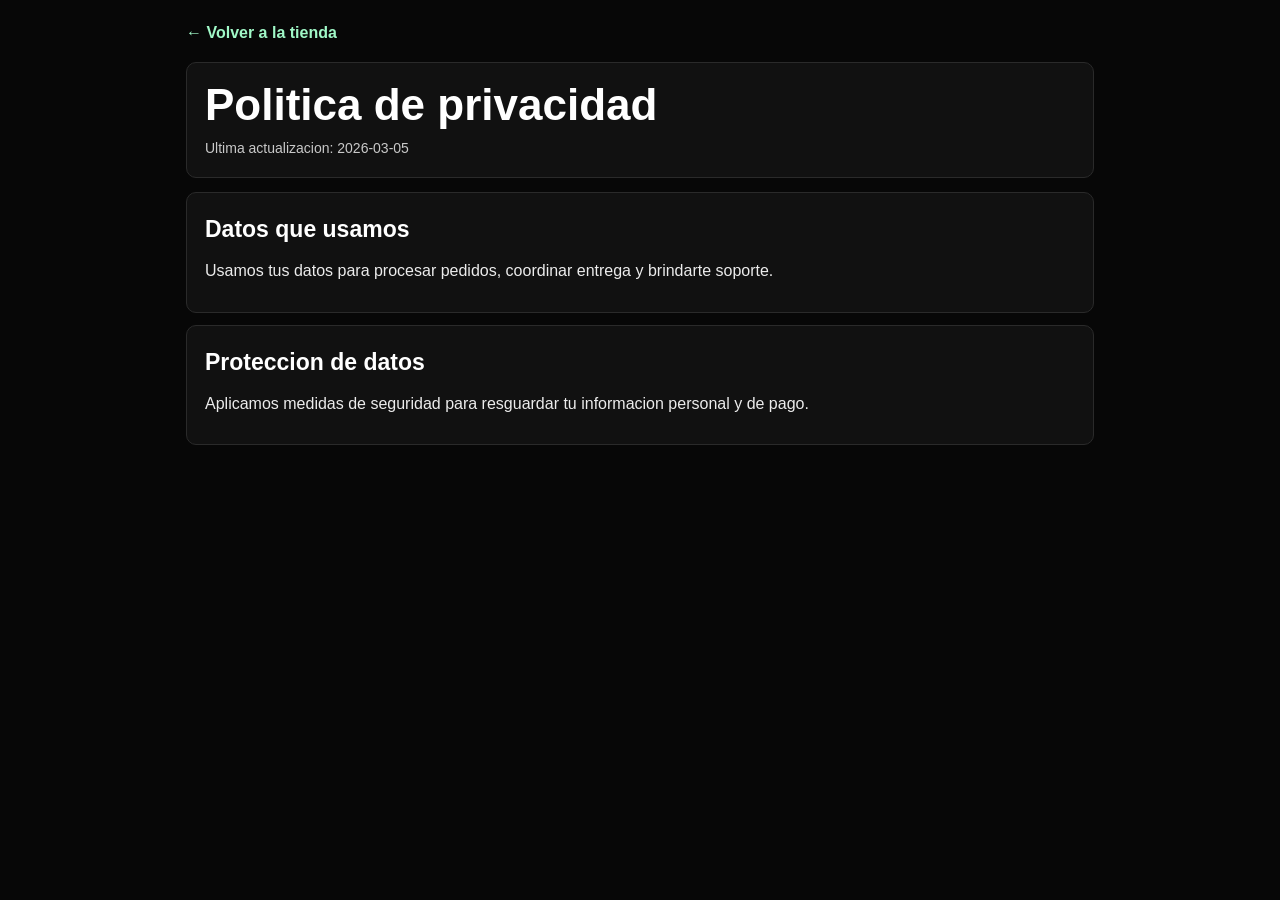
<file: privacidad.html>
<!doctype html>
<html lang="es">
<head>
  <meta charset="utf-8" />
  <meta name="viewport" content="width=device-width, initial-scale=1" />
  <title>Politica de privacidad | NovaRelief</title>
  <meta name="description" content="Politica de privacidad de NovaRelief" />
  <meta name="robots" content="index, follow" />
  <link rel="canonical" href="https://novarelief.store/smart-neck-massager/privacidad.html" />
  <style>
    :root { --bg:#070707; --surface:#111; --line:#2a2a2a; --text:#fff; --muted:#c9c9c9; --max:940px; }
    * { box-sizing: border-box; }
    body { margin:0; font-family: "Figtree","Segoe UI",Arial,sans-serif; background:var(--bg); color:var(--text); line-height:1.6; }
    .wrap { width:min(100%,var(--max)); margin:0 auto; padding:20px 16px 48px; }
    .back { display:inline-block; margin-bottom:16px; color:#a0f8c7; font-weight:700; text-decoration:none; }
    .head { border:1px solid var(--line); background:var(--surface); border-radius:10px; padding:18px; margin-bottom:14px; }
    h1 { margin:0 0 8px; font-size: clamp(28px, 5vw, 44px); line-height:1.1; }
    .updated { margin:0; color:var(--muted); font-size:14px; }
    .legal-section { border:1px solid var(--line); background:var(--surface); border-radius:10px; padding:18px; margin-top:12px; }
    h2 { margin:0 0 10px; font-size:23px; }
    p { margin:0 0 10px; color:#ececec; }
    ul { margin:0; padding-left:20px; color:#ececec; display:grid; gap:8px; }
  </style>
</head>
<body>
  <main class="wrap">
    <a class="back" href="./index.html">← Volver a la tienda</a>
    <header class="head">
      <h1>Politica de privacidad</h1>
      <p class="updated">Ultima actualizacion: 2026-03-05</p>
    </header>
    <section class="legal-section"><h2>Datos que usamos</h2><p>Usamos tus datos para procesar pedidos, coordinar entrega y brindarte soporte.</p></section><section class="legal-section"><h2>Proteccion de datos</h2><p>Aplicamos medidas de seguridad para resguardar tu informacion personal y de pago.</p></section>
  </main>
</body>
</html>
</file>
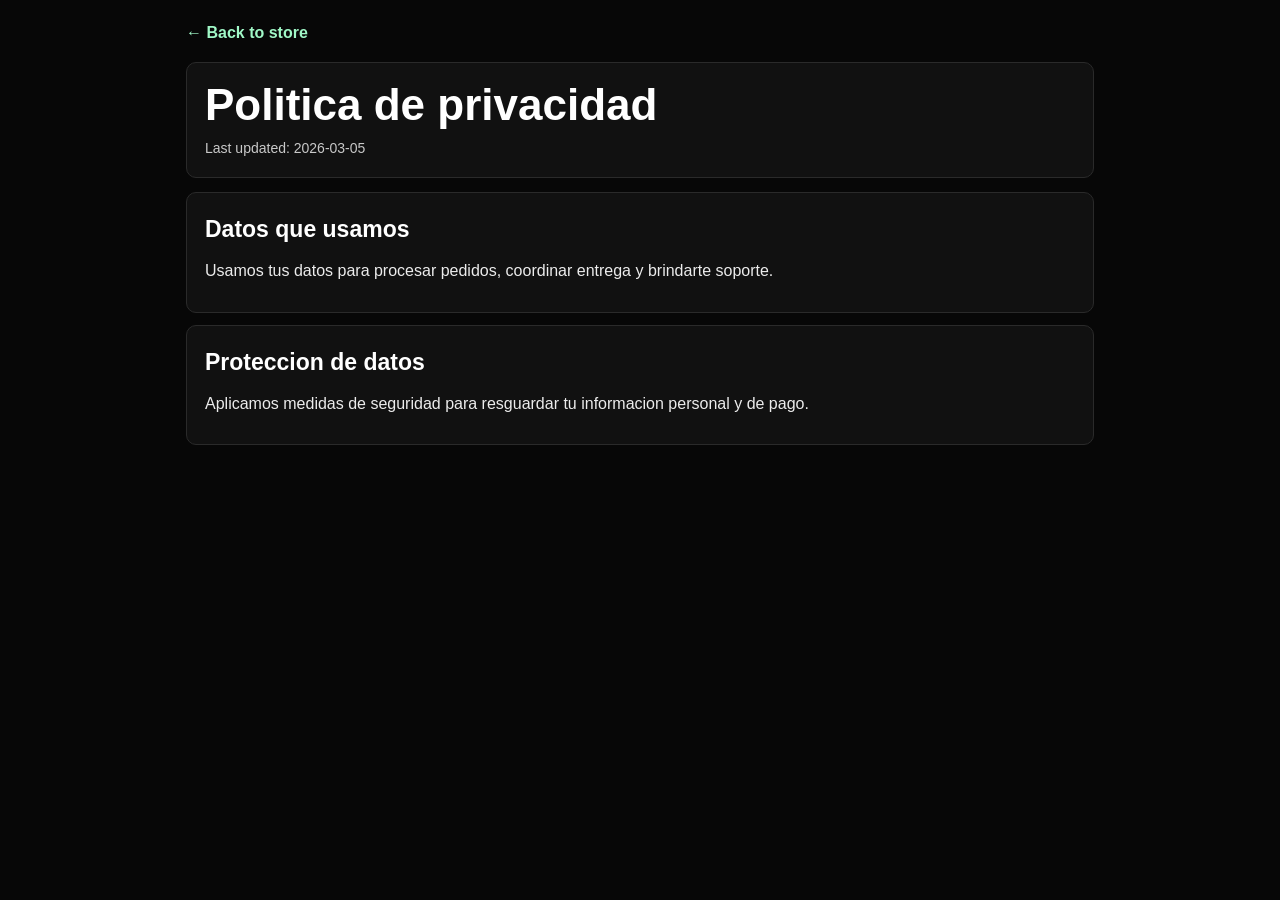
<file: privacy.html>
<!doctype html>
<html lang="en">
<head>
  <meta charset="utf-8" />
  <meta name="viewport" content="width=device-width, initial-scale=1" />
  <title>Politica de privacidad | NovaRelief</title>
  <meta name="description" content="Politica de privacidad of NovaRelief" />
  <meta name="robots" content="index, follow" />
  <link rel="canonical" href="https://novarelief.store/smart-neck-massager/privacy.html" />
  <style>
    :root { --bg:#070707; --surface:#111; --line:#2a2a2a; --text:#fff; --muted:#c9c9c9; --max:940px; }
    * { box-sizing: border-box; }
    body { margin:0; font-family: "Figtree","Segoe UI",Arial,sans-serif; background:var(--bg); color:var(--text); line-height:1.6; }
    .wrap { width:min(100%,var(--max)); margin:0 auto; padding:20px 16px 48px; }
    .back { display:inline-block; margin-bottom:16px; color:#a0f8c7; font-weight:700; text-decoration:none; }
    .head { border:1px solid var(--line); background:var(--surface); border-radius:10px; padding:18px; margin-bottom:14px; }
    h1 { margin:0 0 8px; font-size: clamp(28px, 5vw, 44px); line-height:1.1; }
    .updated { margin:0; color:var(--muted); font-size:14px; }
    .legal-section { border:1px solid var(--line); background:var(--surface); border-radius:10px; padding:18px; margin-top:12px; }
    h2 { margin:0 0 10px; font-size:23px; }
    p { margin:0 0 10px; color:#ececec; }
    ul { margin:0; padding-left:20px; color:#ececec; display:grid; gap:8px; }
  </style>
</head>
<body>
  <main class="wrap">
    <a class="back" href="./index-en.html">← Back to store</a>
    <header class="head">
      <h1>Politica de privacidad</h1>
      <p class="updated">Last updated: 2026-03-05</p>
    </header>
    <section class="legal-section"><h2>Datos que usamos</h2><p>Usamos tus datos para procesar pedidos, coordinar entrega y brindarte soporte.</p></section><section class="legal-section"><h2>Proteccion de datos</h2><p>Aplicamos medidas de seguridad para resguardar tu informacion personal y de pago.</p></section>
  </main>
</body>
</html>
</file>
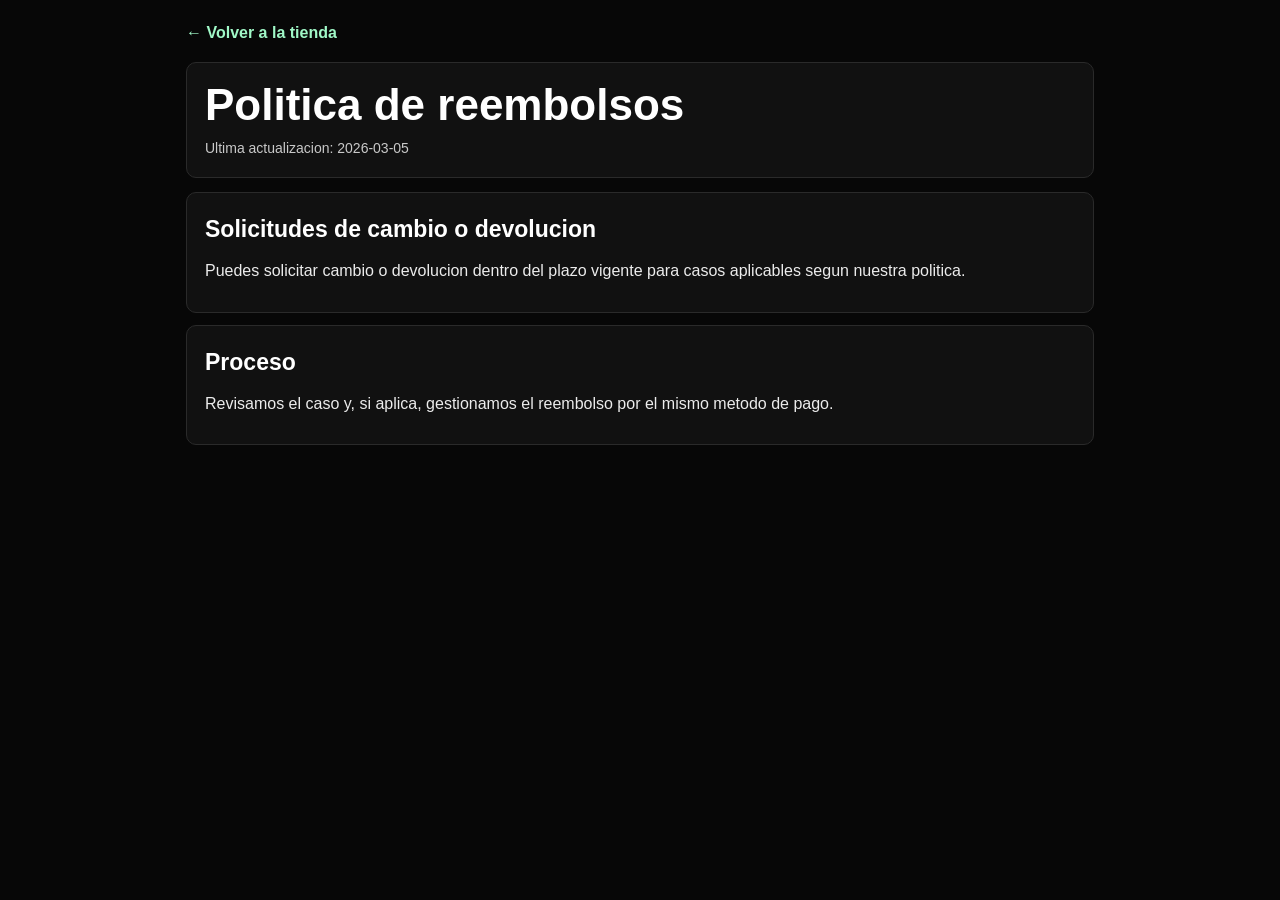
<file: reembolsos.html>
<!doctype html>
<html lang="es">
<head>
  <meta charset="utf-8" />
  <meta name="viewport" content="width=device-width, initial-scale=1" />
  <title>Politica de reembolsos | NovaRelief</title>
  <meta name="description" content="Politica de reembolsos de NovaRelief" />
  <meta name="robots" content="index, follow" />
  <link rel="canonical" href="https://novarelief.store/smart-neck-massager/reembolsos.html" />
  <style>
    :root { --bg:#070707; --surface:#111; --line:#2a2a2a; --text:#fff; --muted:#c9c9c9; --max:940px; }
    * { box-sizing: border-box; }
    body { margin:0; font-family: "Figtree","Segoe UI",Arial,sans-serif; background:var(--bg); color:var(--text); line-height:1.6; }
    .wrap { width:min(100%,var(--max)); margin:0 auto; padding:20px 16px 48px; }
    .back { display:inline-block; margin-bottom:16px; color:#a0f8c7; font-weight:700; text-decoration:none; }
    .head { border:1px solid var(--line); background:var(--surface); border-radius:10px; padding:18px; margin-bottom:14px; }
    h1 { margin:0 0 8px; font-size: clamp(28px, 5vw, 44px); line-height:1.1; }
    .updated { margin:0; color:var(--muted); font-size:14px; }
    .legal-section { border:1px solid var(--line); background:var(--surface); border-radius:10px; padding:18px; margin-top:12px; }
    h2 { margin:0 0 10px; font-size:23px; }
    p { margin:0 0 10px; color:#ececec; }
    ul { margin:0; padding-left:20px; color:#ececec; display:grid; gap:8px; }
  </style>
</head>
<body>
  <main class="wrap">
    <a class="back" href="./index.html">← Volver a la tienda</a>
    <header class="head">
      <h1>Politica de reembolsos</h1>
      <p class="updated">Ultima actualizacion: 2026-03-05</p>
    </header>
    <section class="legal-section"><h2>Solicitudes de cambio o devolucion</h2><p>Puedes solicitar cambio o devolucion dentro del plazo vigente para casos aplicables segun nuestra politica.</p></section><section class="legal-section"><h2>Proceso</h2><p>Revisamos el caso y, si aplica, gestionamos el reembolso por el mismo metodo de pago.</p></section>
  </main>
</body>
</html>
</file>
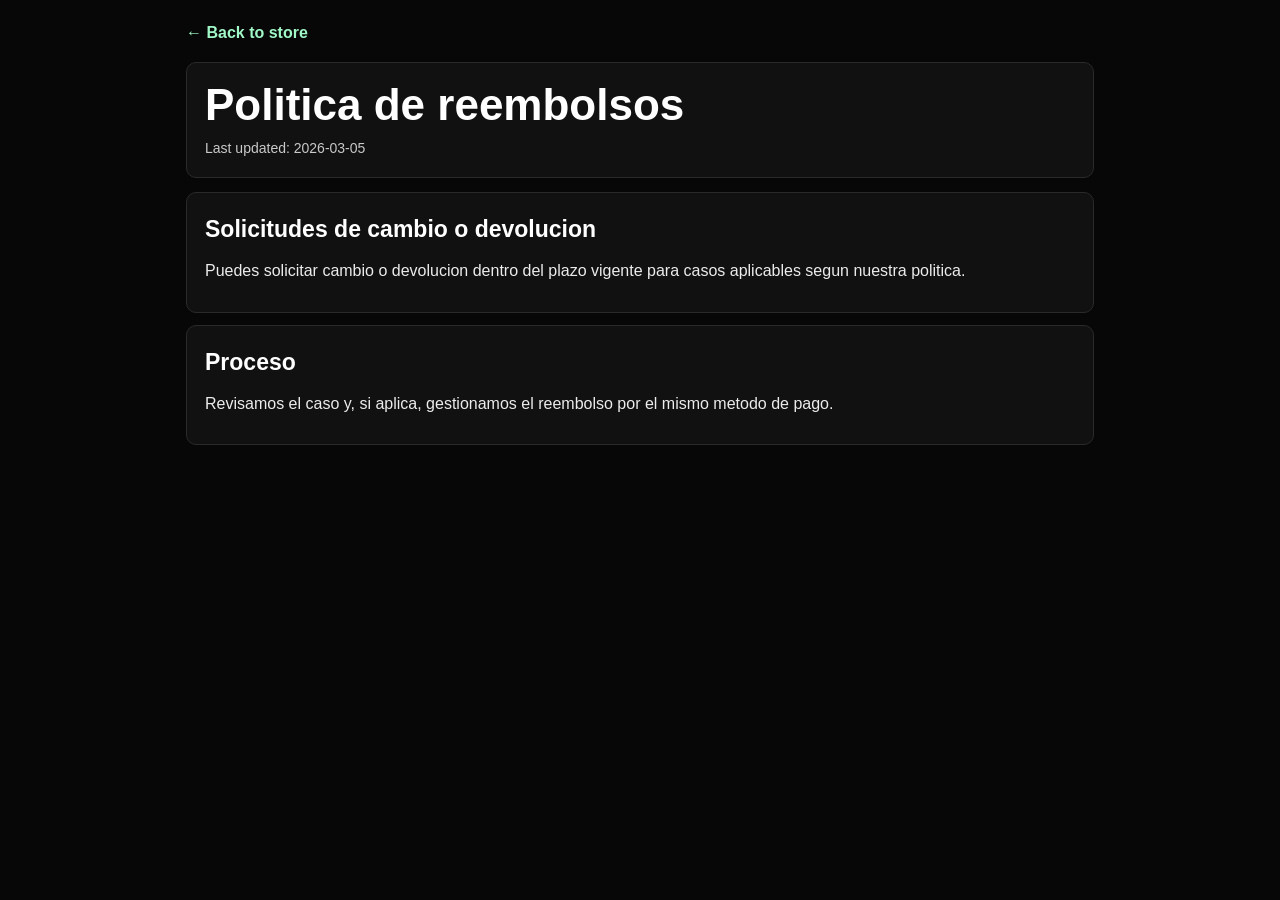
<file: refunds.html>
<!doctype html>
<html lang="en">
<head>
  <meta charset="utf-8" />
  <meta name="viewport" content="width=device-width, initial-scale=1" />
  <title>Politica de reembolsos | NovaRelief</title>
  <meta name="description" content="Politica de reembolsos of NovaRelief" />
  <meta name="robots" content="index, follow" />
  <link rel="canonical" href="https://novarelief.store/smart-neck-massager/refunds.html" />
  <style>
    :root { --bg:#070707; --surface:#111; --line:#2a2a2a; --text:#fff; --muted:#c9c9c9; --max:940px; }
    * { box-sizing: border-box; }
    body { margin:0; font-family: "Figtree","Segoe UI",Arial,sans-serif; background:var(--bg); color:var(--text); line-height:1.6; }
    .wrap { width:min(100%,var(--max)); margin:0 auto; padding:20px 16px 48px; }
    .back { display:inline-block; margin-bottom:16px; color:#a0f8c7; font-weight:700; text-decoration:none; }
    .head { border:1px solid var(--line); background:var(--surface); border-radius:10px; padding:18px; margin-bottom:14px; }
    h1 { margin:0 0 8px; font-size: clamp(28px, 5vw, 44px); line-height:1.1; }
    .updated { margin:0; color:var(--muted); font-size:14px; }
    .legal-section { border:1px solid var(--line); background:var(--surface); border-radius:10px; padding:18px; margin-top:12px; }
    h2 { margin:0 0 10px; font-size:23px; }
    p { margin:0 0 10px; color:#ececec; }
    ul { margin:0; padding-left:20px; color:#ececec; display:grid; gap:8px; }
  </style>
</head>
<body>
  <main class="wrap">
    <a class="back" href="./index-en.html">← Back to store</a>
    <header class="head">
      <h1>Politica de reembolsos</h1>
      <p class="updated">Last updated: 2026-03-05</p>
    </header>
    <section class="legal-section"><h2>Solicitudes de cambio o devolucion</h2><p>Puedes solicitar cambio o devolucion dentro del plazo vigente para casos aplicables segun nuestra politica.</p></section><section class="legal-section"><h2>Proceso</h2><p>Revisamos el caso y, si aplica, gestionamos el reembolso por el mismo metodo de pago.</p></section>
  </main>
</body>
</html>
</file>
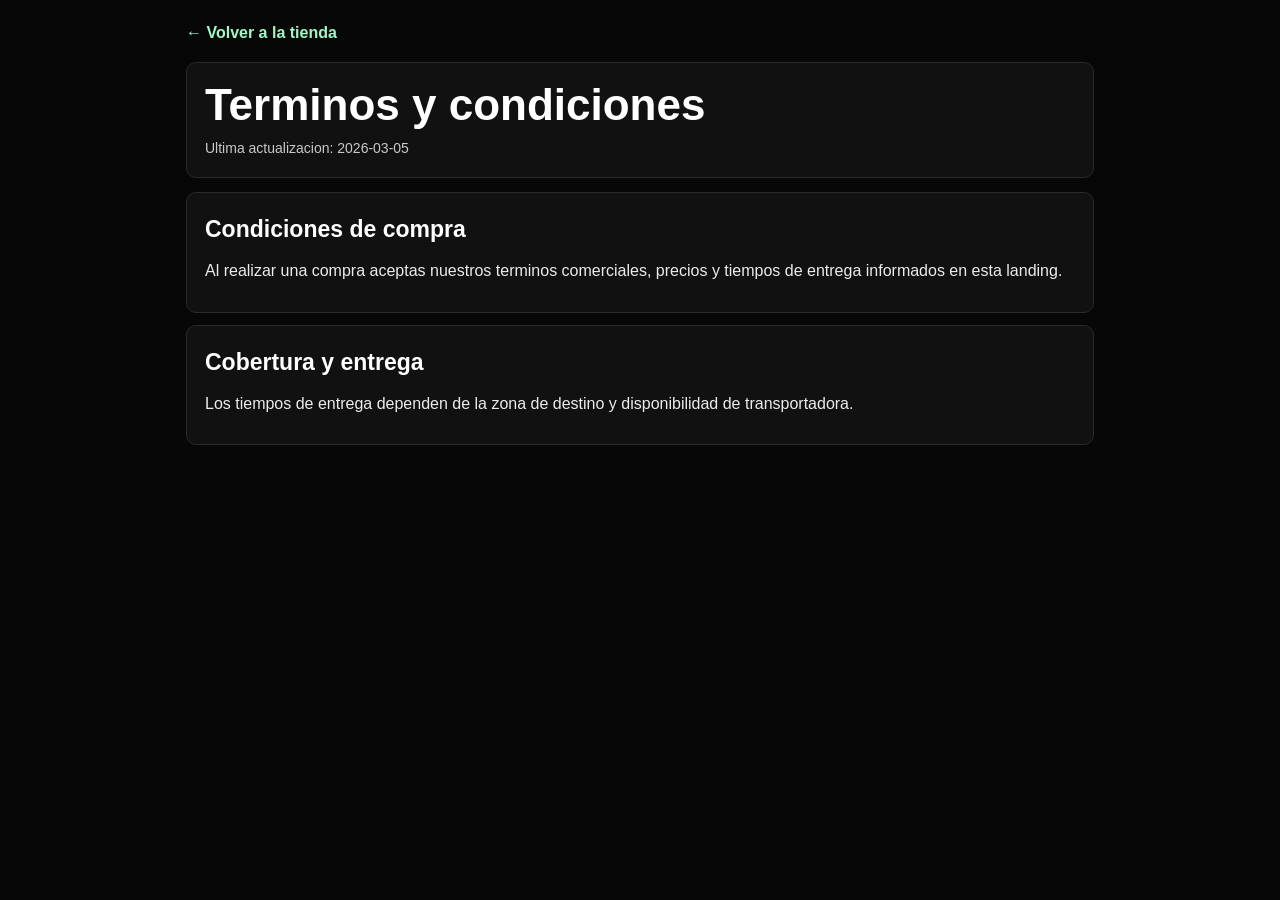
<file: terminos.html>
<!doctype html>
<html lang="es">
<head>
  <meta charset="utf-8" />
  <meta name="viewport" content="width=device-width, initial-scale=1" />
  <title>Terminos y condiciones | NovaRelief</title>
  <meta name="description" content="Terminos y condiciones de NovaRelief" />
  <meta name="robots" content="index, follow" />
  <link rel="canonical" href="https://novarelief.store/smart-neck-massager/terminos.html" />
  <style>
    :root { --bg:#070707; --surface:#111; --line:#2a2a2a; --text:#fff; --muted:#c9c9c9; --max:940px; }
    * { box-sizing: border-box; }
    body { margin:0; font-family: "Figtree","Segoe UI",Arial,sans-serif; background:var(--bg); color:var(--text); line-height:1.6; }
    .wrap { width:min(100%,var(--max)); margin:0 auto; padding:20px 16px 48px; }
    .back { display:inline-block; margin-bottom:16px; color:#a0f8c7; font-weight:700; text-decoration:none; }
    .head { border:1px solid var(--line); background:var(--surface); border-radius:10px; padding:18px; margin-bottom:14px; }
    h1 { margin:0 0 8px; font-size: clamp(28px, 5vw, 44px); line-height:1.1; }
    .updated { margin:0; color:var(--muted); font-size:14px; }
    .legal-section { border:1px solid var(--line); background:var(--surface); border-radius:10px; padding:18px; margin-top:12px; }
    h2 { margin:0 0 10px; font-size:23px; }
    p { margin:0 0 10px; color:#ececec; }
    ul { margin:0; padding-left:20px; color:#ececec; display:grid; gap:8px; }
  </style>
</head>
<body>
  <main class="wrap">
    <a class="back" href="./index.html">← Volver a la tienda</a>
    <header class="head">
      <h1>Terminos y condiciones</h1>
      <p class="updated">Ultima actualizacion: 2026-03-05</p>
    </header>
    <section class="legal-section"><h2>Condiciones de compra</h2><p>Al realizar una compra aceptas nuestros terminos comerciales, precios y tiempos de entrega informados en esta landing.</p></section><section class="legal-section"><h2>Cobertura y entrega</h2><p>Los tiempos de entrega dependen de la zona de destino y disponibilidad de transportadora.</p></section>
  </main>
</body>
</html>
</file>
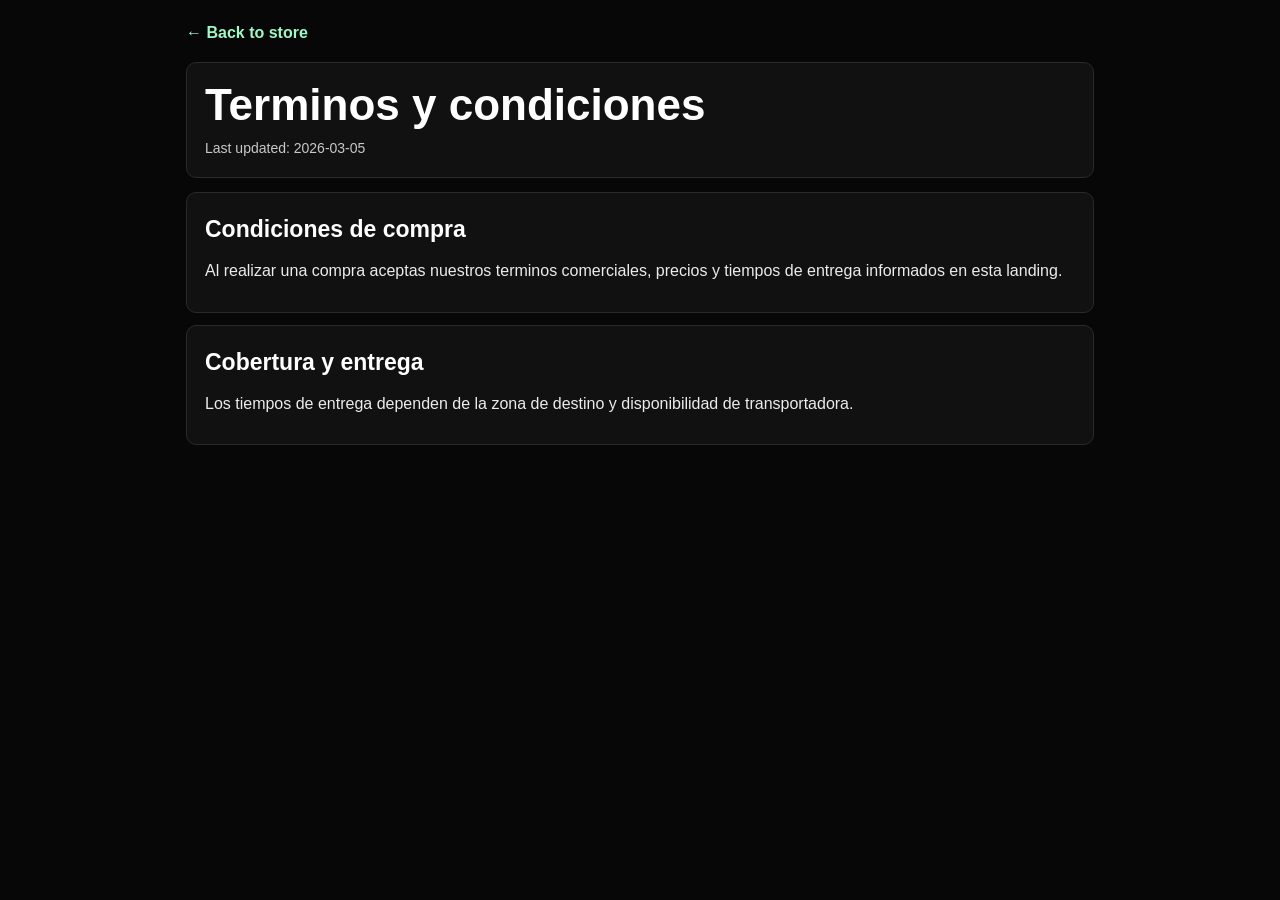
<file: terms.html>
<!doctype html>
<html lang="en">
<head>
  <meta charset="utf-8" />
  <meta name="viewport" content="width=device-width, initial-scale=1" />
  <title>Terminos y condiciones | NovaRelief</title>
  <meta name="description" content="Terminos y condiciones of NovaRelief" />
  <meta name="robots" content="index, follow" />
  <link rel="canonical" href="https://novarelief.store/smart-neck-massager/terms.html" />
  <style>
    :root { --bg:#070707; --surface:#111; --line:#2a2a2a; --text:#fff; --muted:#c9c9c9; --max:940px; }
    * { box-sizing: border-box; }
    body { margin:0; font-family: "Figtree","Segoe UI",Arial,sans-serif; background:var(--bg); color:var(--text); line-height:1.6; }
    .wrap { width:min(100%,var(--max)); margin:0 auto; padding:20px 16px 48px; }
    .back { display:inline-block; margin-bottom:16px; color:#a0f8c7; font-weight:700; text-decoration:none; }
    .head { border:1px solid var(--line); background:var(--surface); border-radius:10px; padding:18px; margin-bottom:14px; }
    h1 { margin:0 0 8px; font-size: clamp(28px, 5vw, 44px); line-height:1.1; }
    .updated { margin:0; color:var(--muted); font-size:14px; }
    .legal-section { border:1px solid var(--line); background:var(--surface); border-radius:10px; padding:18px; margin-top:12px; }
    h2 { margin:0 0 10px; font-size:23px; }
    p { margin:0 0 10px; color:#ececec; }
    ul { margin:0; padding-left:20px; color:#ececec; display:grid; gap:8px; }
  </style>
</head>
<body>
  <main class="wrap">
    <a class="back" href="./index-en.html">← Back to store</a>
    <header class="head">
      <h1>Terminos y condiciones</h1>
      <p class="updated">Last updated: 2026-03-05</p>
    </header>
    <section class="legal-section"><h2>Condiciones de compra</h2><p>Al realizar una compra aceptas nuestros terminos comerciales, precios y tiempos de entrega informados en esta landing.</p></section><section class="legal-section"><h2>Cobertura y entrega</h2><p>Los tiempos de entrega dependen de la zona de destino y disponibilidad de transportadora.</p></section>
  </main>
</body>
</html>
</file>
